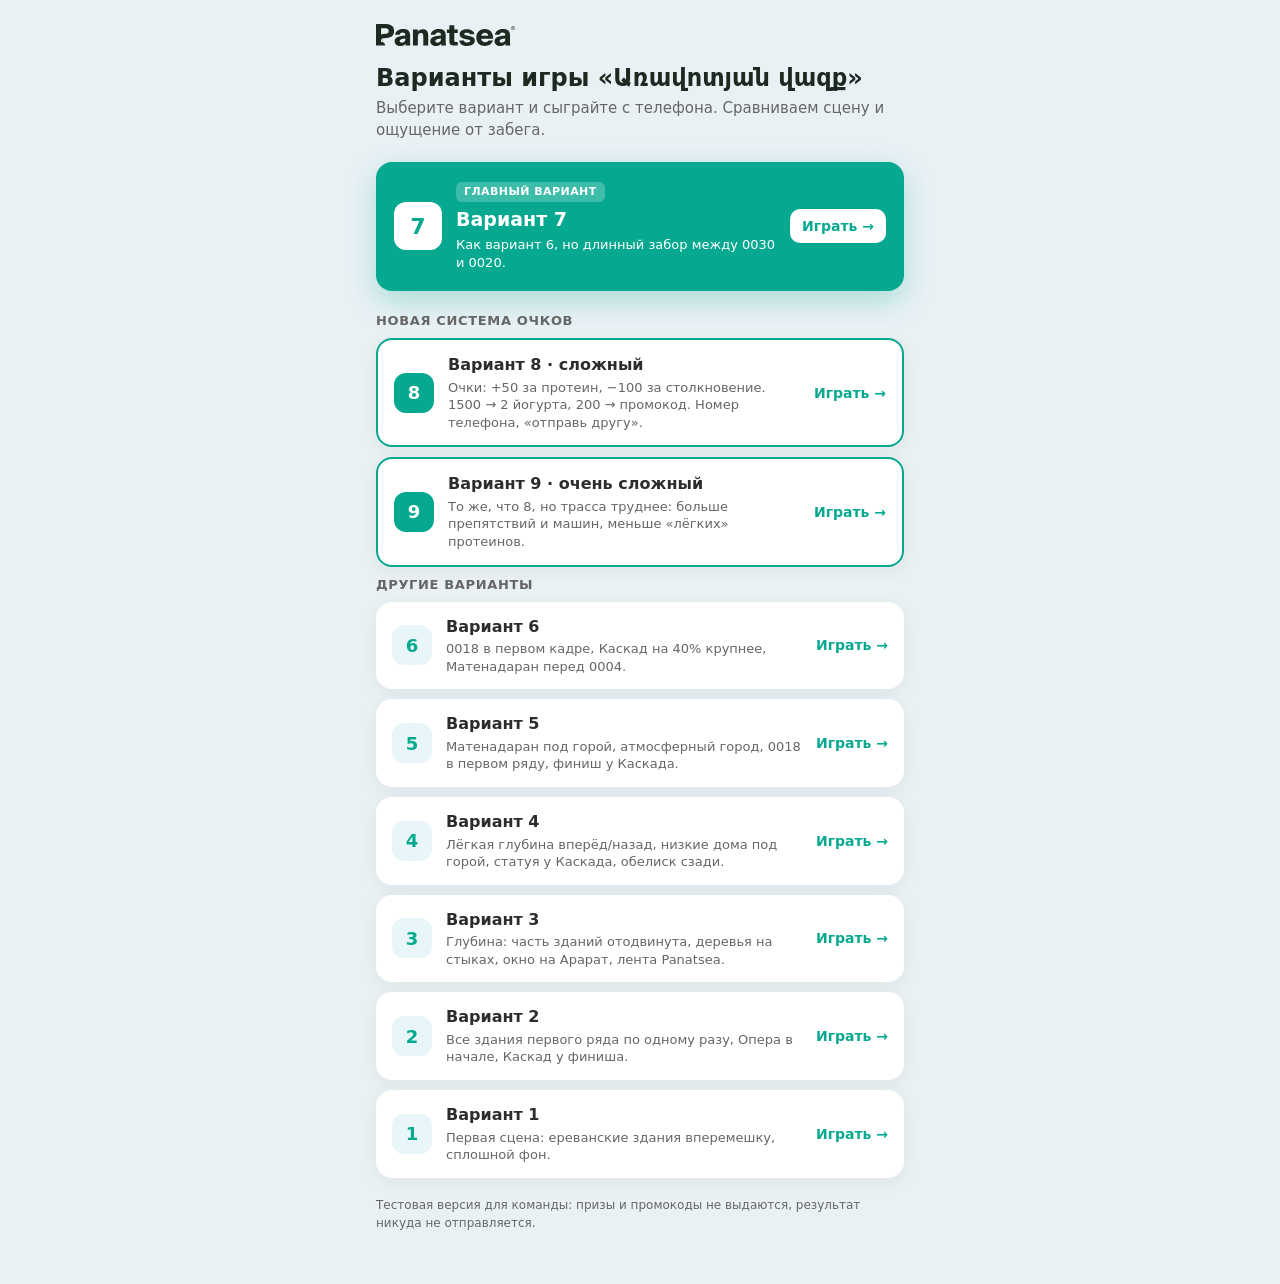
<file: index.html>
<!doctype html>
<html lang="ru">
<head>
  <meta charset="utf-8">
  <meta name="viewport" content="width=device-width, initial-scale=1, viewport-fit=cover">
  <meta name="robots" content="noindex, nofollow">
  <title>Panatsea — варианты игры</title>
  <link rel="stylesheet" href="v1/brand/tokens.css">
  <style>
    * { box-sizing: border-box; }
    body { margin: 0; font-family: system-ui, -apple-system, sans-serif; background: var(--pn-ill-sky-low); color: var(--pn-text); }
    main { max-width: 560px; margin: 0 auto; padding: calc(env(safe-area-inset-top) + 24px) 16px 40px; }
    img.logo { height: 22px; display: block; margin-bottom: 18px; }
    h1 { font-size: 24px; margin: 0 0 6px; color: var(--pn-logo); }
    p.lead { margin: 0 0 20px; font-size: 15px; line-height: 1.45; color: var(--pn-text-muted); }
    .card { display: flex; align-items: center; gap: 14px; background: #fff; border-radius: 16px; padding: 14px 16px; margin-bottom: 10px;
      text-decoration: none; color: inherit; box-shadow: 0 4px 18px rgba(29,42,33,.06); }
    .card:active { transform: scale(.99); }
    .num { flex: none; width: 40px; height: 40px; border-radius: 12px; background: var(--pn-bg-mint); color: var(--pn-accent);
      display: flex; align-items: center; justify-content: center; font-weight: 700; font-size: 18px; }
    .txt { flex: 1; display: flex; flex-direction: column; gap: 3px; font-size: 13px; line-height: 1.35; color: var(--pn-text-muted); }
    .txt b { font-size: 16px; color: var(--pn-text-strong); }
    .go { flex: none; font-size: 14px; font-weight: 600; color: var(--pn-accent); }
    .card.main { background: var(--pn-accent); color: #fff; padding: 20px 18px; margin-bottom: 22px;
      box-shadow: 0 10px 28px rgba(6,169,144,.28); }
    .card.main .num { background: #fff; color: var(--pn-accent); width: 48px; height: 48px; font-size: 22px; }
    .card.main .txt, .card.main .txt b, .card.main .go { color: #fff; }
    .card.main .txt b { font-size: 19px; }
    .card.main .go { background: #fff; color: var(--pn-accent); padding: 9px 12px; border-radius: 10px; }
    .badge { align-self: flex-start; background: rgba(255,255,255,.22); color: #fff; font-size: 11px; font-weight: 700;
      letter-spacing: .04em; text-transform: uppercase; padding: 3px 8px; border-radius: 6px; margin-bottom: 2px; }
    .card.new { border: 2px solid var(--pn-accent); }
    .card.new .num { background: var(--pn-accent); color: #fff; }
    h2 { font-size: 13px; font-weight: 600; color: var(--pn-text-muted); text-transform: uppercase; letter-spacing: .05em; margin: 4px 0 10px; }
    .note { font-size: 12px; color: var(--pn-text-muted); margin-top: 18px; line-height: 1.5; }
  </style>
</head>
<body>
  <main>
    <img class="logo" src="v1/assets/logo/panatsea-logo.svg" alt="Panatsea">
    <h1>Варианты игры «Առավոտյան վազք»</h1>
    <p class="lead">Выберите вариант и сыграйте с телефона. Сравниваем сцену и ощущение от забега.</p>

      <a class="card main" href="v7/">
        <span class="num">7</span>
        <span class="txt"><span class="badge">Главный вариант</span><b>Вариант 7</b><span>Как вариант 6, но длинный забор между 0030 и 0020.</span></span>
        <span class="go">Играть →</span>
      </a>
      <h2>Новая система очков</h2>
      <a class="card new" href="v8/">
        <span class="num">8</span>
        <span class="txt"><b>Вариант 8 · сложный</b><span>Очки: +50 за протеин, −100 за столкновение. 1500 → 2 йогурта, 200 → промокод. Номер телефона, «отправь другу».</span></span>
        <span class="go">Играть →</span>
      </a>
      <a class="card new" href="v9/">
        <span class="num">9</span>
        <span class="txt"><b>Вариант 9 · очень сложный</b><span>То же, что 8, но трасса труднее: больше препятствий и машин, меньше «лёгких» протеинов.</span></span>
        <span class="go">Играть →</span>
      </a>
      <h2>Другие варианты</h2>
      <a class="card" href="v6/">
        <span class="num">6</span>
        <span class="txt"><b>Вариант 6</b><span>0018 в первом кадре, Каскад на 40% крупнее, Матенадаран перед 0004.</span></span>
        <span class="go">Играть →</span>
      </a>
      <a class="card" href="v5/">
        <span class="num">5</span>
        <span class="txt"><b>Вариант 5</b><span>Матенадаран под горой, атмосферный город, 0018 в первом ряду, финиш у Каскада.</span></span>
        <span class="go">Играть →</span>
      </a>
      <a class="card" href="v4/">
        <span class="num">4</span>
        <span class="txt"><b>Вариант 4</b><span>Лёгкая глубина вперёд/назад, низкие дома под горой, статуя у Каскада, обелиск сзади.</span></span>
        <span class="go">Играть →</span>
      </a>
      <a class="card" href="v3/">
        <span class="num">3</span>
        <span class="txt"><b>Вариант 3</b><span>Глубина: часть зданий отодвинута, деревья на стыках, окно на Арарат, лента Panatsea.</span></span>
        <span class="go">Играть →</span>
      </a>
      <a class="card" href="v2/">
        <span class="num">2</span>
        <span class="txt"><b>Вариант 2</b><span>Все здания первого ряда по одному разу, Опера в начале, Каскад у финиша.</span></span>
        <span class="go">Играть →</span>
      </a>
      <a class="card" href="v1/">
        <span class="num">1</span>
        <span class="txt"><b>Вариант 1</b><span>Первая сцена: ереванские здания вперемешку, сплошной фон.</span></span>
        <span class="go">Играть →</span>
      </a>
    <p class="note">Тестовая версия для команды: призы и промокоды не выдаются, результат никуда не отправляется.</p>
  </main>
</body>
</html>
</file>
<file: v1/brand/tokens.css>
/* Panatsea — цветовые токены для игры.
   Взяты с panatsea.net, логотипа и этикетки (24.11.2026). Описание — brand/colors.md */
:root {
  /* основа (сайт) */
  --pn-accent: #06A990;
  --pn-accent-hover: #058F7B;
  --pn-text: #434343;
  --pn-text-strong: #2C2C2C;
  --pn-text-muted: #666666;
  --pn-bg: #FFFFFF;
  --pn-bg-soft: #EBF7FF;
  --pn-bg-mint: #E8F6F9;
  --pn-line: #87CBD7;
  --pn-coral: #F05638;

  /* логотип */
  --pn-logo: #1D2A21;

  /* цвета линеек (сайт) */
  --pn-line-green: #06A990;
  --pn-line-coral: #F05638;
  --pn-line-yellow: #FFBF1A;
  --pn-line-pink: #F03860;
  --pn-line-sky: #50CFE0;
  --pn-line-blue: #5080E0;

  /* шрифты: платные оригиналы → бесплатная замена */
  --pn-font-head: "PP Editorial New", "Noto Serif Armenian", Georgia, serif;
  --pn-font-text: "Suisse Intl", "Noto Sans Armenian", system-ui, sans-serif;
}

/* упаковка протеиновых йогуртов p12–p14 — приблизительно по фото, см. colors.md */
:root {
  --pn-cup-mango: #C9A3D8;
  --pn-cup-mango-accent: #8A55B0;
  --pn-cup-berry: #9FCBE8;
  --pn-cup-berry-accent: #E8536B;
  --pn-cup-pistachio: #A9C28A;
  --pn-cup-pistachio-accent: #6F7F45;
  --pn-photo-bg: #F6E6E8;
}

/* иллюстрация игры «Забег» — добавлено 24.11.2026, подтвердить у владельца (OPEN_QUESTIONS.md, п. 13) */
:root {
  --pn-ill-sky-top: #BBD4E5;     /* небо — мягкий голубой, приглушённый */
  --pn-ill-sky-low: #E9F1F5;
  --pn-ill-haze: #D9E4EB;        /* воздушная дымка для дальних планов */
  --pn-ill-sun: #FFF0CF;
  --pn-ill-ararat: #CFD9E6;
  --pn-ill-snow: #FFFFFF;
  --pn-ill-tuff: #E9BCA8;        /* розовый туф ереванских домов */
  --pn-ill-tuff-far: #F1D3C4;
  --pn-ill-window: #FBEDE4;
  --pn-ill-street: #EFE6E1;
  --pn-ill-road: #D9CCC6;
  --pn-ill-skin: #E2AD8A;
  --pn-ill-skin-shade: #C98E6A;
  --pn-ill-hair: #3B2A22;
}

/* бегунья по референсу владельца (24.11.2026): легинсы и носки */
:root {
  --pn-ill-leggings: #3B3E52;
  --pn-ill-sock: #FFFFFF;
}

/* дальний горизонт города (силуэты) — 24.11.2026 */
:root {
  --pn-ill-city-far: #DCDCDC;
  --pn-ill-city-far-2: #D1D3D6;
  --pn-ill-city-window: #E9EDF0;
}

/* внешние сервисы (кнопки «поделиться») — 27.11.2026 */
:root {
  --pn-ext-whatsapp: #25D366;
}
</file>
